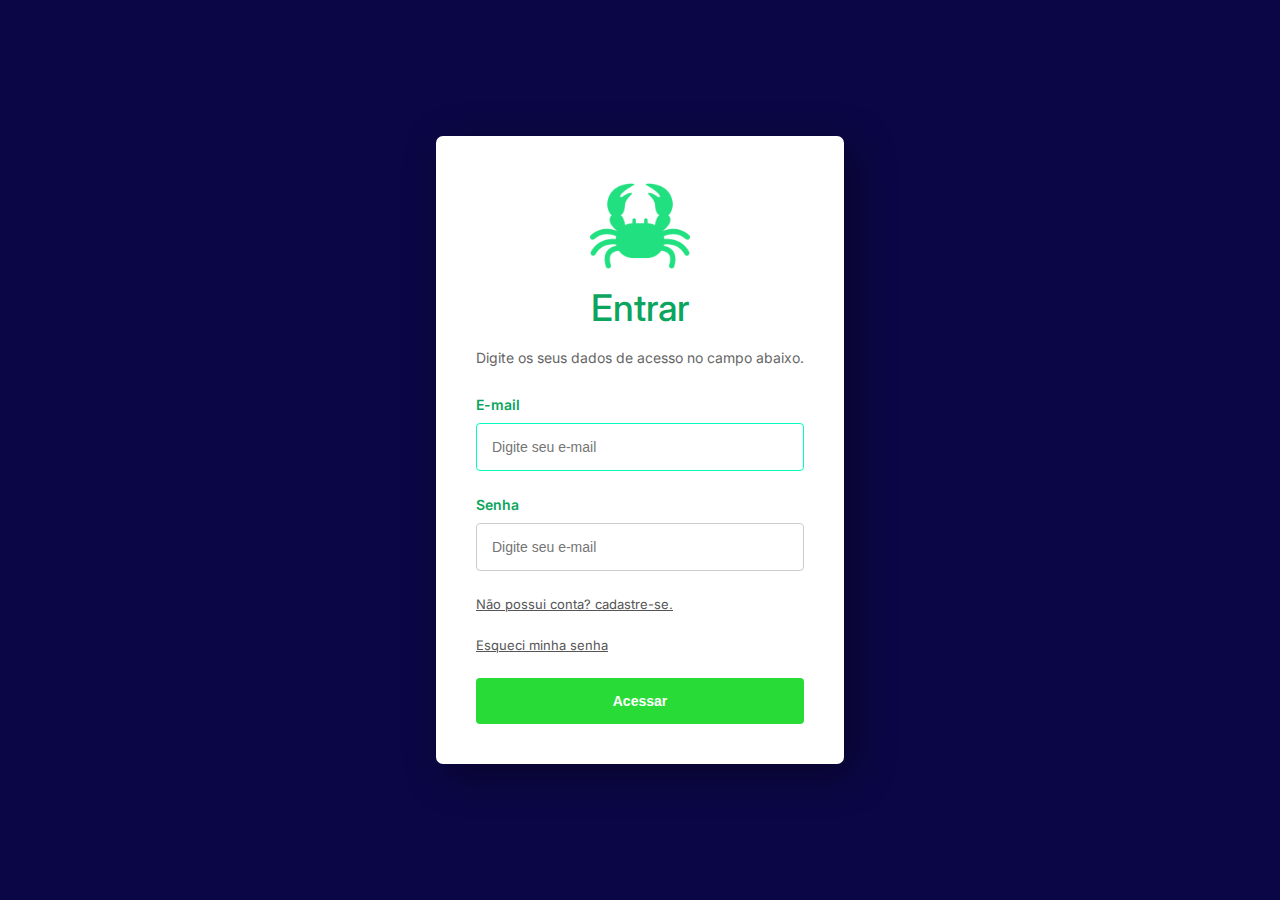
<file: index.html>
<!DOCTYPE html>
<html lang="pt-BR">
<head>
    <meta charset="UTF-8">
    <meta http-equiv="X-UA-Compatible" content="IE=edge">
    <meta name="viewport" content="width=device-width, initial-scale=1.0">
    <title>Tela para bah</title>
    <link rel="stylesheet" href="css/style.css">
</head>
<body>
    <div class="page">
        <form method="POST" class="formLogin">
            <div class="logo">
            <img id="logosiricascudo" src="img/caranguejo-com-duas-garras.png" alt="Logo siri cascudo" width="100" height="100">
            </div>
            <h1>Entrar</h1>
            <p>Digite os seus dados de acesso no campo abaixo.</p>
            <label for="email">E-mail</label>
            <input type="email" placeholder="Digite seu e-mail" autofocus="true" />
            <label for="password">Senha</label>
            <input type="password" placeholder="Digite seu e-mail" />
            <a href="cadastro.html">Não possui conta? cadastre-se.</a>
            <a href="esquecisenha.html">Esqueci minha senha</a>
            <input type="submit" value="Acessar" class="btn" />
        </form>
    </div>
    
</body>
</html>
</file>
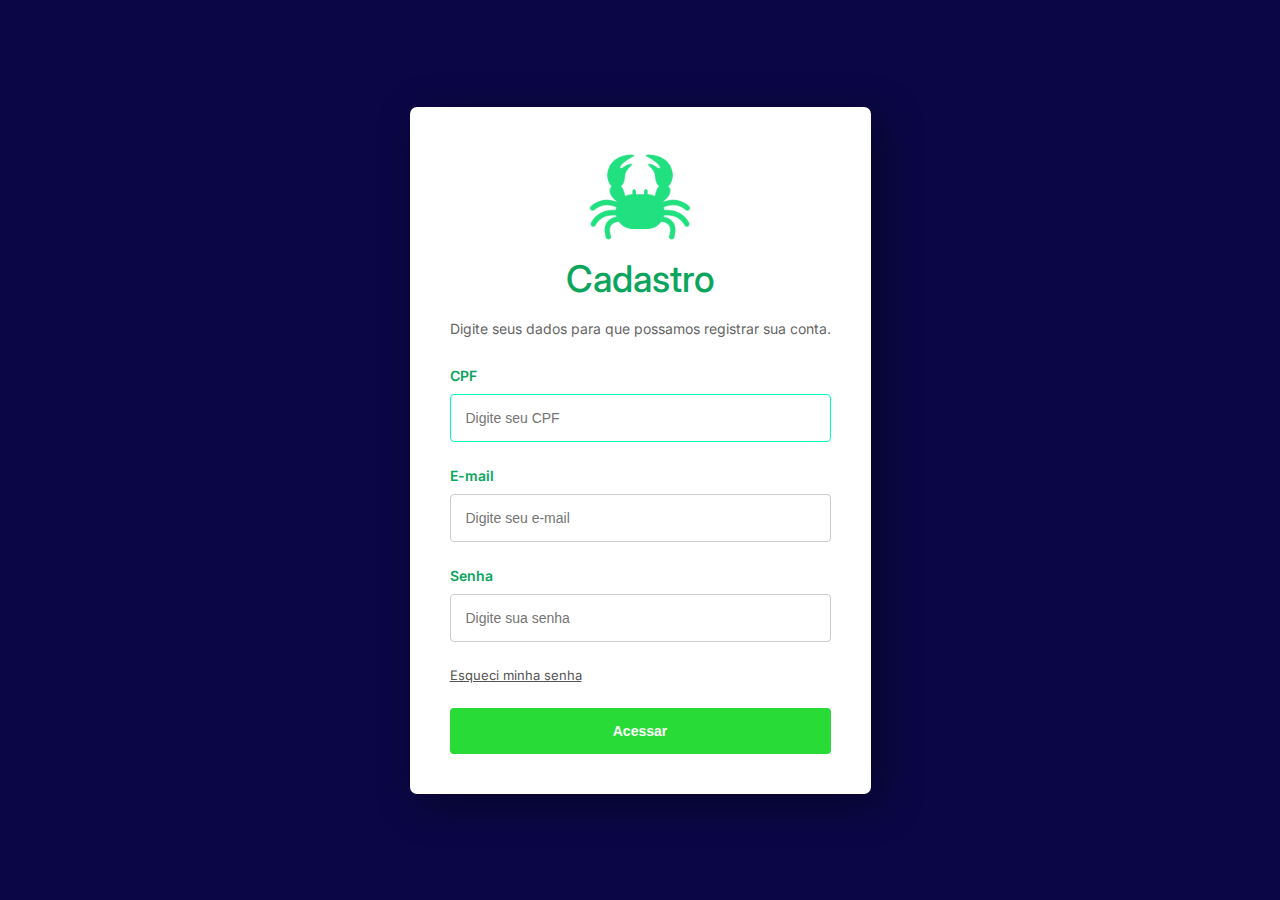
<file: cadastro.html>
<!DOCTYPE html>
<html lang="pt-BR">
<head>
    <meta charset="UTF-8">
    <meta http-equiv="X-UA-Compatible" content="IE=edge">
    <meta name="viewport" content="width=device-width, initial-scale=1.0">
    <title>Tela para bah</title>
    <link rel="stylesheet" href="css/style.css">
</head>
<body>
    <div class="page">
        <form method="POST" class="formLogin">
            <div class="logo">
            <img id="logosiricascudo" src="img/caranguejo-com-duas-garras.png" alt="Logo siri cascudo" width="100" height="100">
            </div>
            <h1>Cadastro</h1>
            <p>Digite seus dados para que possamos registrar sua conta.</p>
            <label for="cpf">CPF</label>
            <input type="cpf" placeholder="Digite seu CPF" autofocus="true" />
            <label for="email">E-mail</label>
            <input type="email" placeholder="Digite seu e-mail" autofocus="true" />
            <label for="password">Senha</label>
            <input type="password" placeholder="Digite sua senha" />
            <a href="esquecisenha.html">Esqueci minha senha</a>
            <input type="submit" value="Acessar" class="btn" />
        </form>
    </div>
    
</body>
</html>
</file>
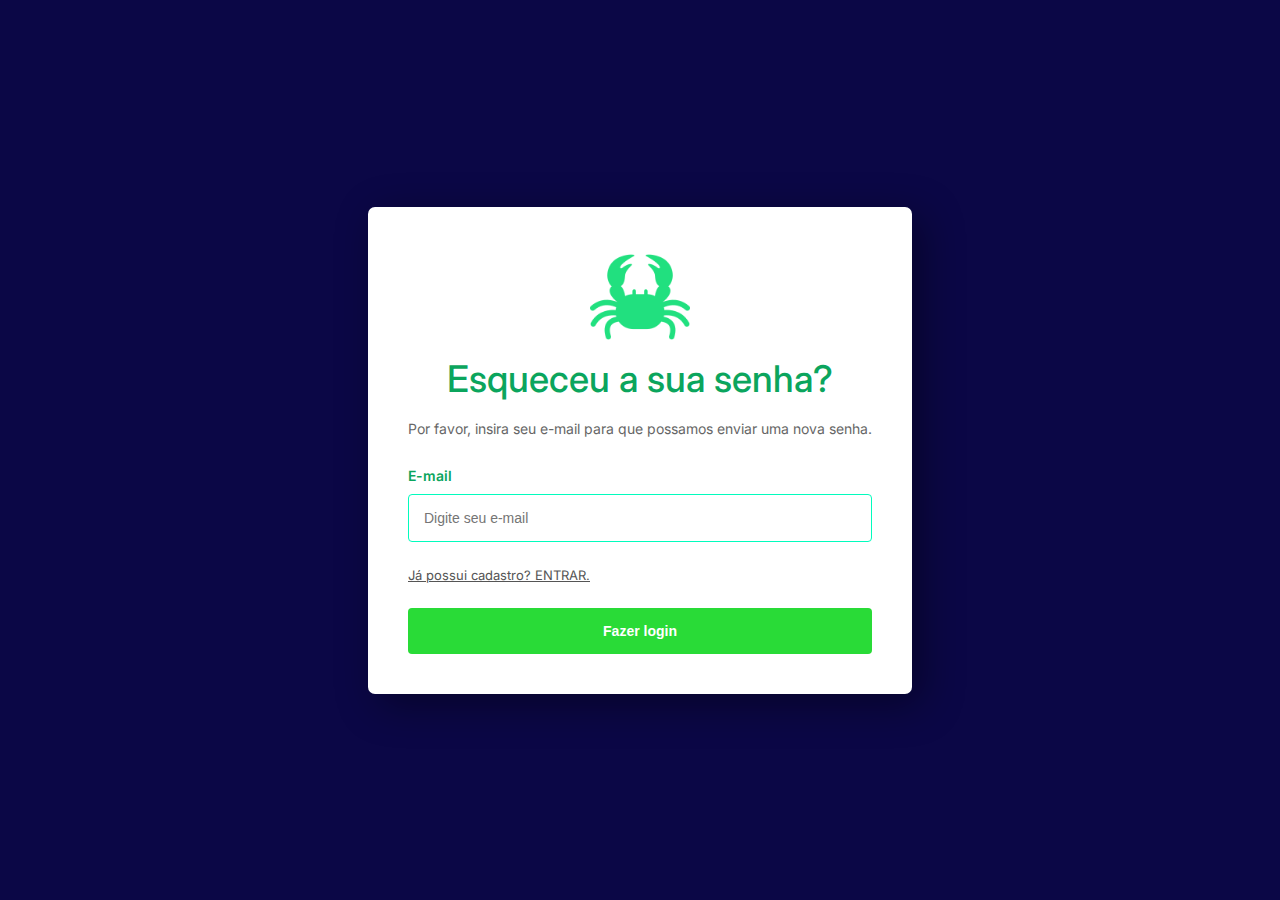
<file: esquecisenha.html>
<!DOCTYPE html>
<html lang="pt-BR">
<head>
    <meta charset="UTF-8">
    <meta http-equiv="X-UA-Compatible" content="IE=edge">
    <meta name="viewport" content="width=device-width, initial-scale=1.0">
    <title>Tela para bah</title>
    <link rel="stylesheet" href="css/style.css">
</head>
<body>
    <div class="page">
        <form method="POST" class="formLogin">
            <div class="logo">
            <img id="logosiricascudo" src="img/caranguejo-com-duas-garras.png" alt="Logo siri cascudo" width="100" height="100">
            </div>
            <h1>Esqueceu a sua senha?</h1>
            <p>Por favor, insira seu e-mail para que possamos enviar uma nova senha.</p>
            <label for="email">E-mail</label>
            <input type="email" placeholder="Digite seu e-mail" autofocus="true" />
            <a href="index.html">Já possui cadastro? ENTRAR.</a>
            <input type="submit" value="Fazer login" class="btn" />
        </form>
    </div>
    
</body>
</html>
</file>
<file: css/style.css>
@import url('https://fonts.googleapis.com/css2?family=Inter:wght@100;200;300;400;500;600;700;800;900&display=swap');

body {
    font-family: 'Inter', sans-serif;
    margin: 0;
    padding: 0;
    color: #0ba55d
}

.page {
    display: flex;
    flex-direction: column;
    align-items: center;
    align-content: center;
    justify-content: center;
    width: 100%;
    height: 100vh;
    background-color: #0b0746;
}

.formLogin {
    display: flex;
    flex-direction: column;
    background-color: #fff;
    border-radius: 7px;
    padding: 40px;
    box-shadow: 10px 10px 40px rgba(0, 0, 0, 0.4);
    gap: 5px
}

.areaLogin img {
    width: 420px;
}

.formLogin h1 {
    padding: 0;
    margin: 0;
    font-weight: 500;
    font-size: 2.3em;
    text-align: center;
}

.formLogin p {
    display: inline-block;
    font-size: 14px;
    color: #666;
    margin-bottom: 25px;
}

.formLogin input {
    padding: 15px;
    font-size: 14px;
    border: 1px solid #ccc;
    margin-bottom: 20px;
    margin-top: 5px;
    border-radius: 4px;
    transition: all linear 160ms;
    outline: none;
}


.formLogin input:focus {
    border: 1px solid #01fcbd;
}

.formLogin label {
    font-size: 14px;
    font-weight: 600;
}

.formLogin a {
    display: inline-block;
    margin-bottom: 20px;
    font-size: 13px;
    color: #555;
    transition: all linear 160ms;
}

.formLogin a:hover {
    color: #09684b;
}

.btn {
    background-color: #29db37;
    color: #fff;
    font-size: 14px;
    font-weight: 600;
    border: none !important;
    transition: all linear 160ms;
    cursor: pointer;
    margin: 0 !important;

}

.btn:hover {
    transform: scale(1.05);
    background-color: #1f8b31;

}

.logo {
    text-align: center;
}
</file>
